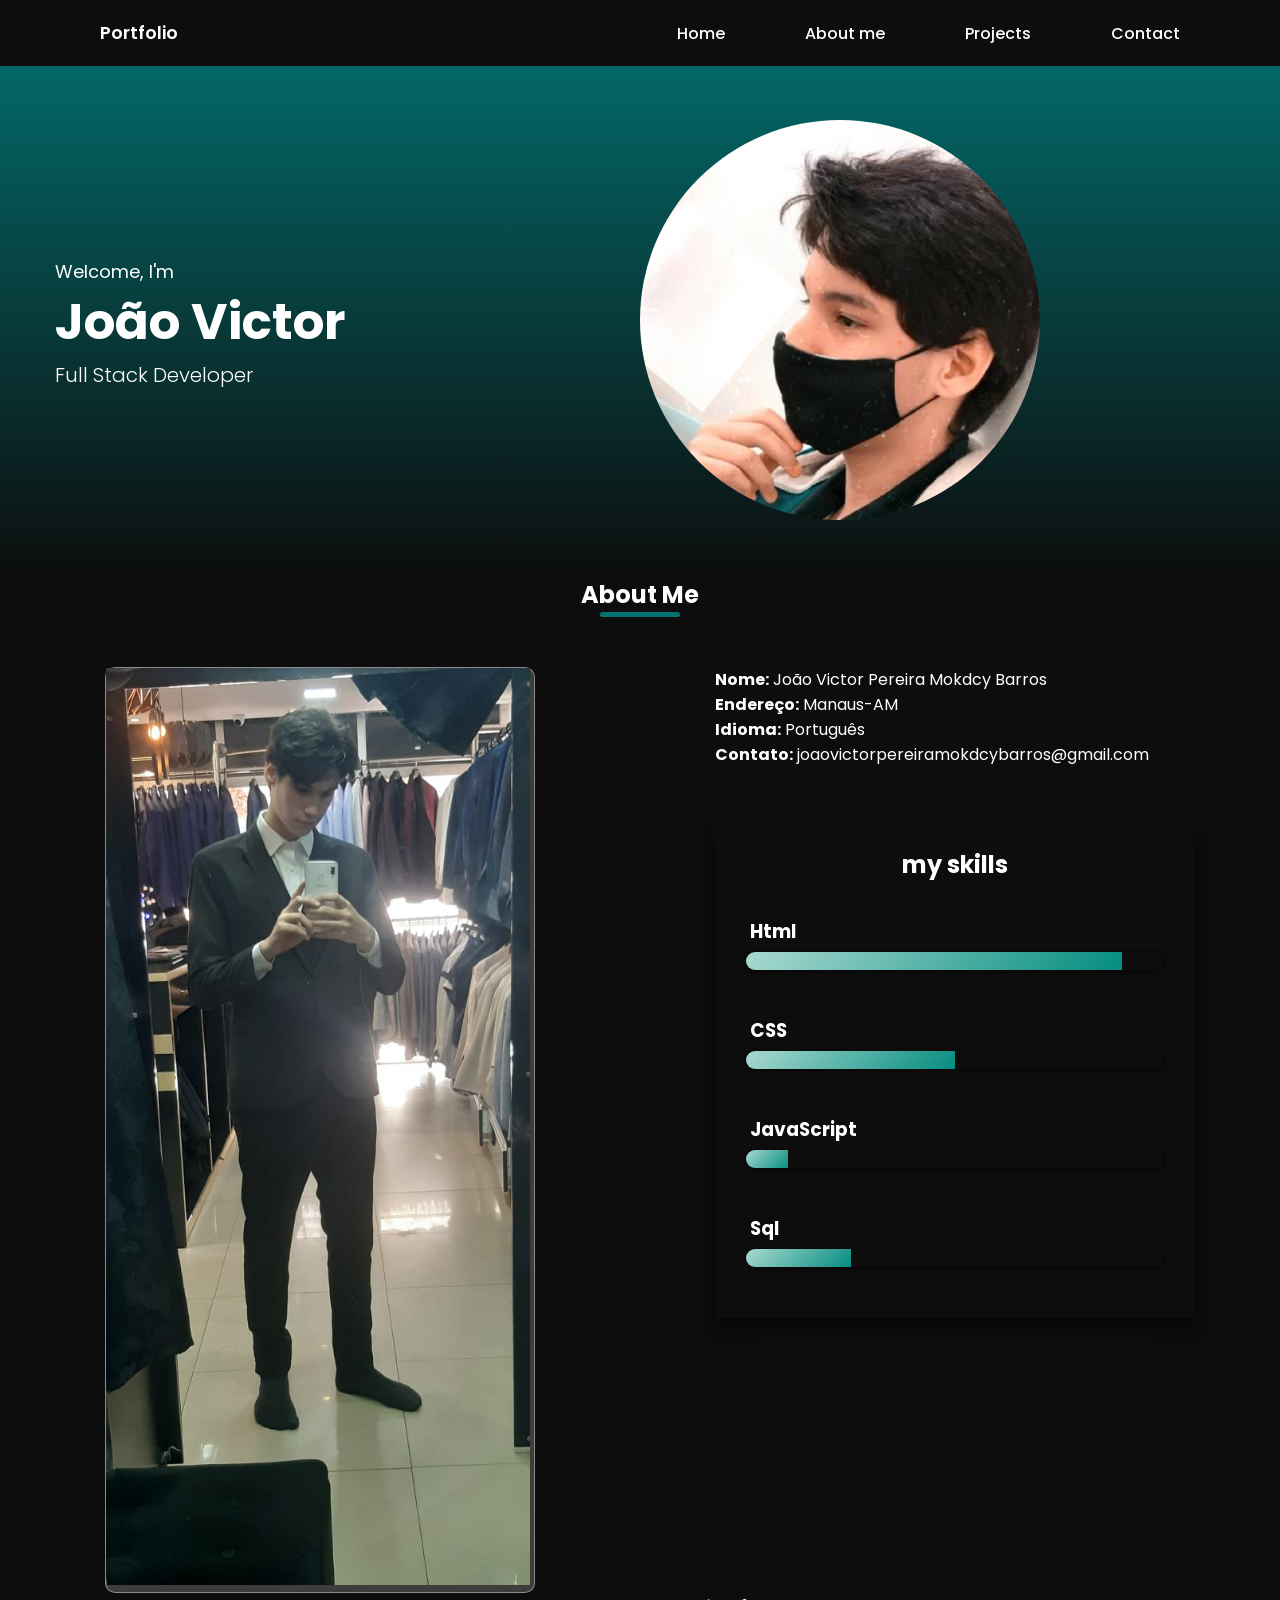
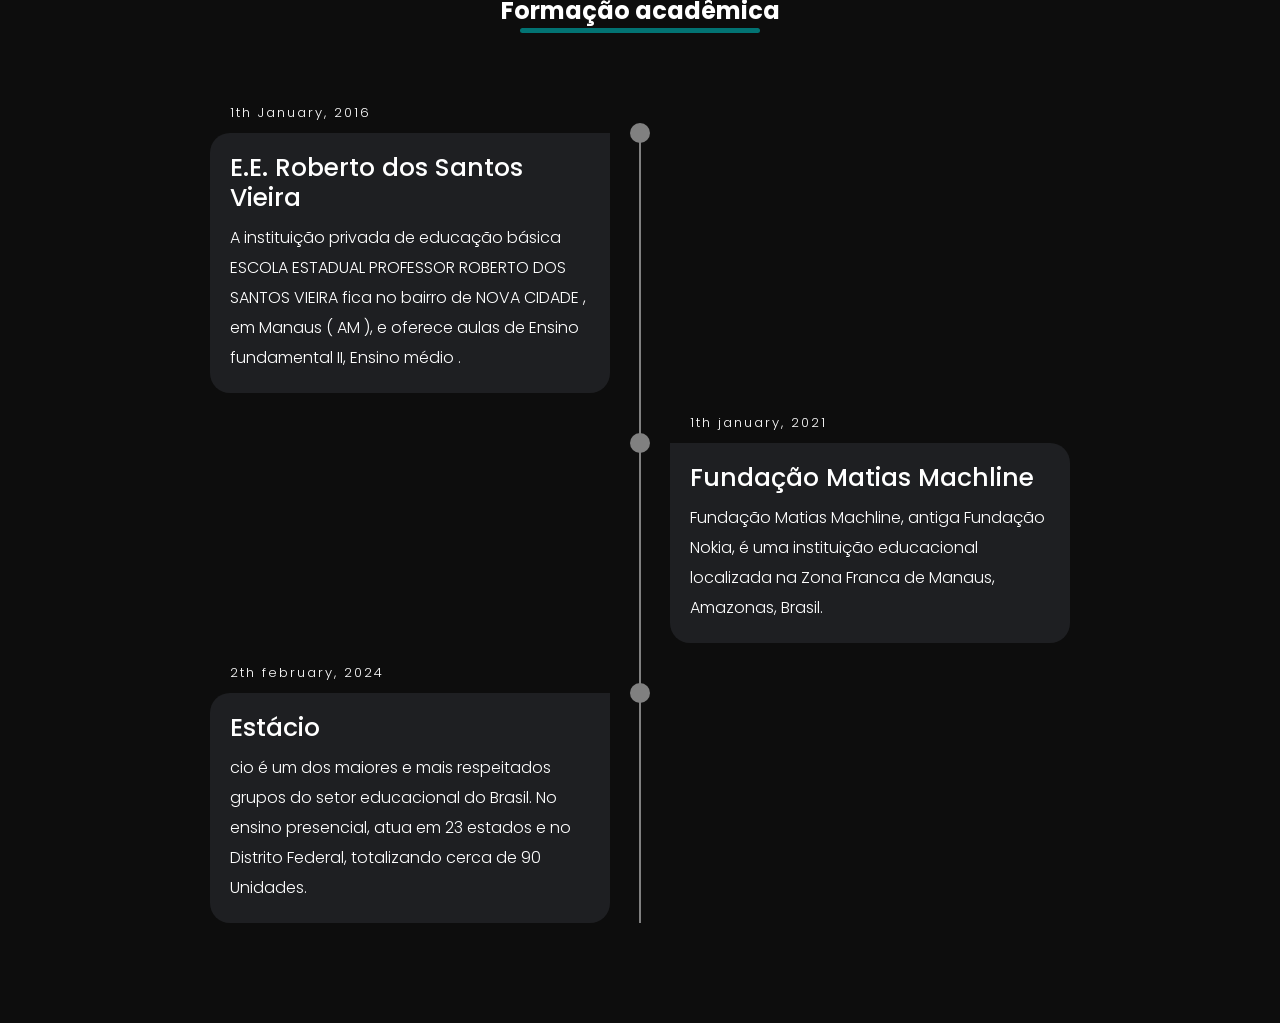
<file: index.html>
<!DOCTYPE html>
<html lang="en">
<head>
    <meta charset="UTF-8">
    <meta http-equiv="X-UA-Compatible" content="IE=edge">
    <meta name="viewport" content="width=device-width, initial-scale=1.0">
    <link rel="stylesheet" href="./Frontend/css/Style_2.css">
    <title>Document</title>
</head>
<body>
    <header>
        <a href="" class="logo">Portfolio</a>
        <div class="mobile-menu">
            <div class="line1"></div>
            <div class="line2"></div>
            <div class="line3"></div>
        </div>
        <ul class="navbar">
            <li><a href="#">Home</a></li>
            <li><a href="#">About me</a></li>
            <li><a href="#">Projects</a></li>
            <li><a href="#">Contact</a></li>
        </ul>
    </header>
    <main>
    <section class="home" id="home">
        <div class="container">
            <div class="row align-itens-center">
                <div class="home-text">
                    <p>Welcome, I'm</p>
                    <h1>João Victor</h1>
                    <h2>Full Stack Developer</h2>
                </div>
                <div class="home-image">
                    <div class="img-box">
                        <img src="./Frontend/imagens/91168785.jpg" alt="">
                    </div>
                </div>
            </div>
        </div>
    </section>
    <section class="about " id="about">
        <h2 class="logo-about">About Me</h2>
        <div class="container">
            <div class="row">
                
                
            </div>
            <div class="row">
                <div class="about-image">
                    <div class="image-box">
                        <img src="./Frontend/imagens/Foto-Corpo.jpg" alt="">
                    </div>
                </div>
                <div class="about-text">
                    <p><span>Nome:</span>  João Victor Pereira Mokdcy Barros <br><span>Endereço:</span>  Manaus-AM <br><span>Idioma:</span>  Português <br><span>Contato:</span>  joaovictorpereiramokdcybarros@gmail.com</p>
                    <div class="skills">
                        <h1>my skills</h1>
                        <li><h3>Html</h3>
                            <span class="bar"><span class="html"></span></span>
                        </li>
                        <li><h3>CSS</h3>
                            <span class="bar"><span class="css"></span></span>
                        </li>
                        <li><h3>JavaScript</h3>
                            <span class="bar"><span class="javascript"></span></span>
                        </li>
                        <li><h3>Sql</h3>
                            <span class="bar"><span class="sql"></span></span>
                        </li>
                    </div>
                </div>
            </div>
        </div>
        
    </section>
    <section class="Timeline" id="Timeline">
        <h1 class="logo-timeline">Formação acadêmica</h1>
        <div class="container">
            <div class="timeline">
                
                <ul>
                    <li>
                        <div class="timeline-content">
                            <h2 class="date">1th January, 2016</h2>
                            <h1>E.E. Roberto dos Santos Vieira</h1>
                            <p>A instituição privada de educação básica ESCOLA ESTADUAL PROFESSOR ROBERTO DOS SANTOS VIEIRA fica no bairro de NOVA CIDADE , em Manaus ( AM ), e oferece aulas de Ensino fundamental II, Ensino médio .</p>
                        </div>
                    </li>
                    <li>
                        <div class="timeline-content">
                            <h2 class="date">1th january, 2021</h2>
                            <h1>Fundação Matias Machline</h1>
                            <p>Fundação Matias Machline, antiga Fundação Nokia, é uma instituição educacional localizada na Zona Franca de Manaus, Amazonas, Brasil.</p>
                        </div>
                    </li>
                    <li>
                        <div class="timeline-content">
                            <h2 class="date">2th february, 2024</h2>
                            <h1>Estácio</h1>
                            <p>cio é um dos maiores e mais respeitados grupos do setor educacional do Brasil. No ensino presencial, atua em 23 estados e no Distrito Federal, totalizando cerca de 90 Unidades.</p>
                        </div>
                    </li>
                </ul>
            </div>
        </div>
    </section>
    </main>
    <script src="./Frontend/js/mobile-navbar.js"></script>
</body>
</html>
</file>
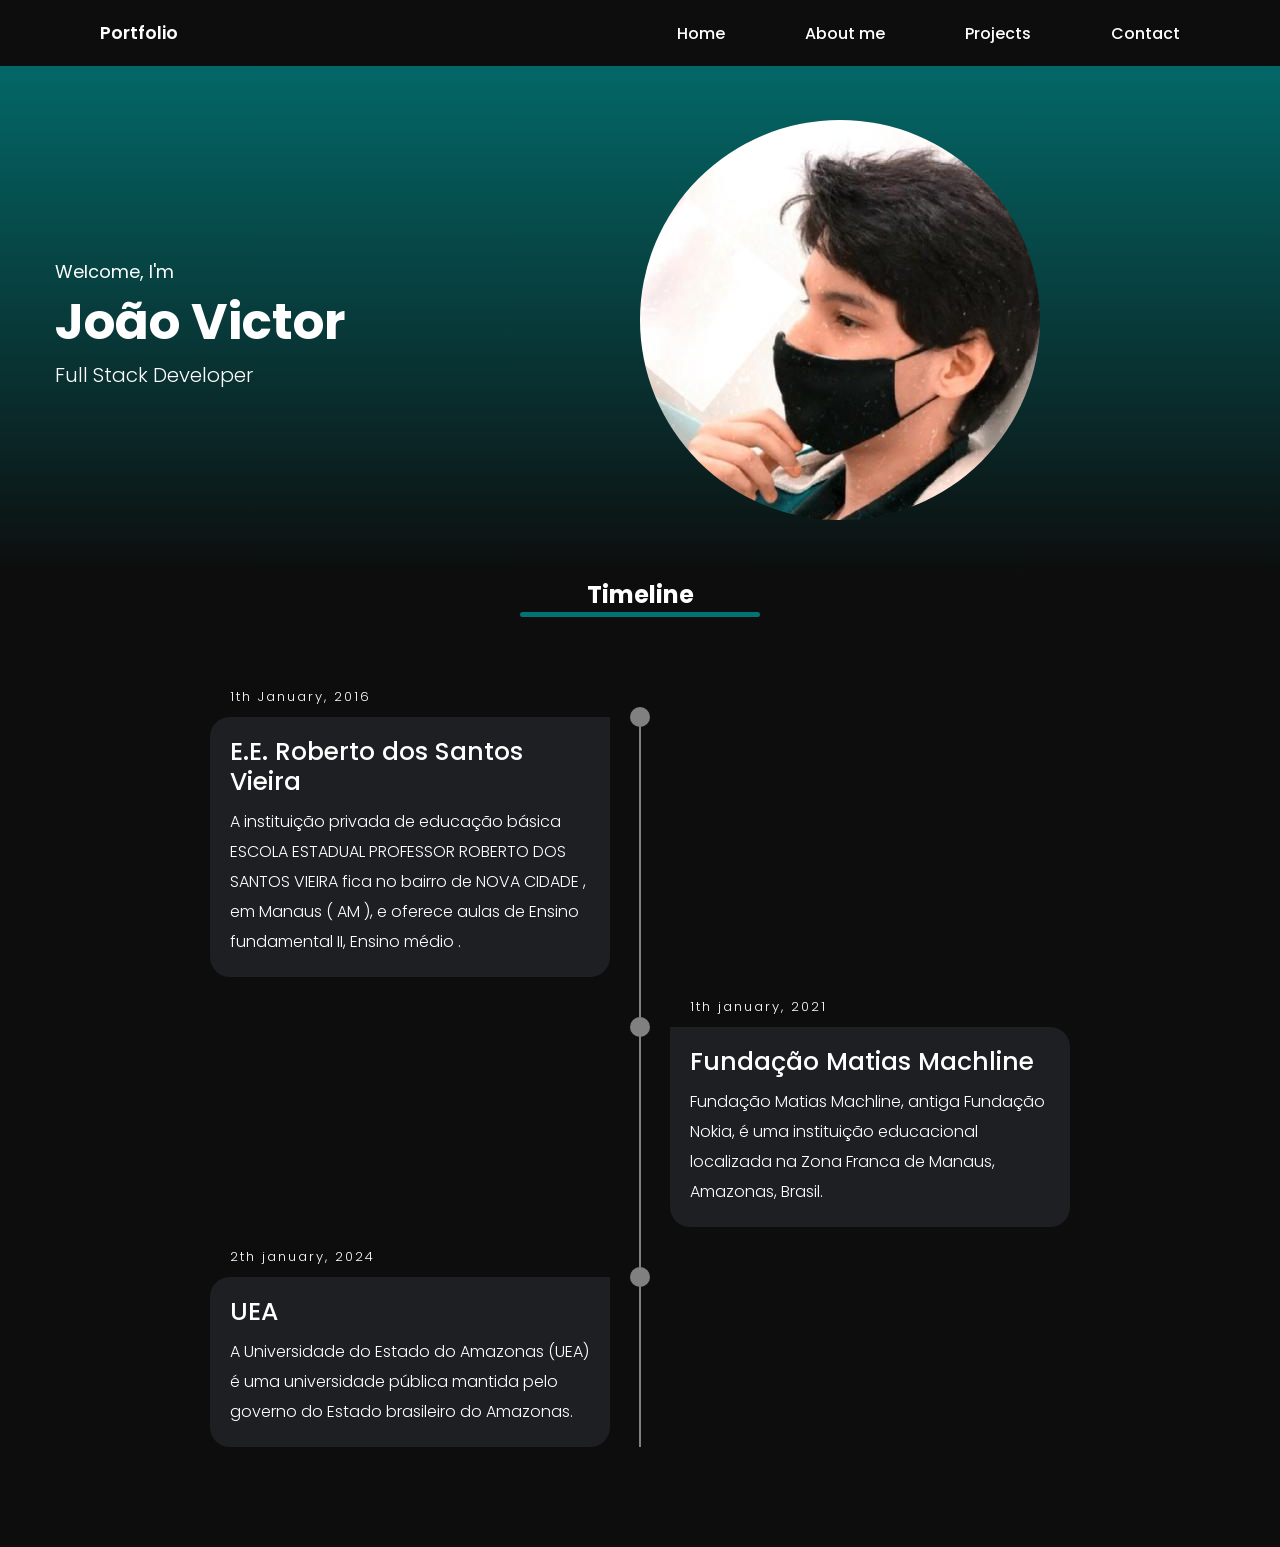
<file: index_2.html>
<!DOCTYPE html>
<html lang="en">
<head>
    <meta charset="UTF-8">
    <meta http-equiv="X-UA-Compatible" content="IE=edge">
    <meta name="viewport" content="width=device-width, initial-scale=1.0">
    <link rel="stylesheet" href="./Frontend/css/Style_2.css">
    <title>Document</title>
</head>
<body>
    <header>
        <a href="" class="logo">Portfolio</a>
        <ul class="navbar">
            <li><a href="#">Home</a></li>
            <li><a href="#">About me</a></li>
            <li><a href="#">Projects</a></li>
            <li><a href="#">Contact</a></li>
        </ul>
    </header>
    <main>
    <section class="home" id="home">
        <div class="container">
            <div class="row align-itens-center">
                <div class="home-text">
                    <p>Welcome, I'm</p>
                    <h1>João Victor</h1>
                    <h2>Full Stack Developer</h2>
                </div>
                <div class="home-image">
                    <div class="img-box">
                        <img src="/Frontend/imagens/91168785.jpg" alt="">
                    </div>
                </div>
            </div>
        </div>
    </section>
    <section class="Timeline" id="Timeline">
        <h1 class="logo-timeline">Timeline</h1>
        <div class="container">
            <div class="timeline">
                
                <ul>
                    <li>
                        <div class="timeline-content">
                            <h2 class="date">1th January, 2016</h2>
                            <h1>E.E. Roberto dos Santos Vieira</h1>
                            <p>A instituição privada de educação básica ESCOLA ESTADUAL PROFESSOR ROBERTO DOS SANTOS VIEIRA fica no bairro de NOVA CIDADE , em Manaus ( AM ), e oferece aulas de Ensino fundamental II, Ensino médio .</p>
                        </div>
                    </li>
                    <li>
                        <div class="timeline-content">
                            <h2 class="date">1th january, 2021</h2>
                            <h1>Fundação Matias Machline</h1>
                            <p>Fundação Matias Machline, antiga Fundação Nokia, é uma instituição educacional localizada na Zona Franca de Manaus, Amazonas, Brasil.</p>
                        </div>
                    </li>
                    <li>
                        <div class="timeline-content">
                            <h2 class="date">2th january, 2024</h2>
                            <h1>UEA</h1>
                            <p>A Universidade do Estado do Amazonas (UEA) é uma universidade pública mantida pelo governo do Estado brasileiro do Amazonas.</p>
                        </div>
                    </li>
                </ul>
            </div>
        </div>
    </section>
    </main>
</body>
</html>
</file>
<file: Frontend/css/Style_2.css>
@import url('https://fonts.googleapis.com/css2?family=Poppins:wght@200;300;400;500;600;700&display=swap');
*{
    font-family: 'Poppins', sans-serif;
    padding: 0;
    margin: 0;
    box-sizing: border-box;
    list-style: none;
    text-decoration: none;
    scroll-padding-top: 2rem;
    scroll-behavior: smooth;
}

/* .max-width{
    max-width: 1300px;
    padding: 0 80px;
    margin: auto;
} */

:root{
    --main-color: #027373;
    --text-color: #0D0D0D;
    --bg-color: #fff;
}

body{
    background-color: var(--text-color);
    color: var(--bg-color);
}

header{
    position: fixed;
    width: 100%;
    top: 0;
    right: 0;
    z-index: 1000;
    display: flex;
    align-items: center;
    justify-content: space-between;
    padding: 20px 100px;
    transition: 0.5s;
    background-color: var(--text-color);
}

.logo{
    font-size: 1.1rem;
    font-weight: 600;
    color: var(--bg-color);
    display: flex;
    align-items: center;
    column-gap: 0.5rem;
}

.navbar{
    display: flex;
    column-gap: 5rem;
}

.navbar li{
    position: relative;
}

.navbar a{
    font-size: 1rem;
    font-weight: 500;
    color: var(--bg-color);
}

.navbar a::after{
    content: '';
    width: 0;
    height: 2px;
    background: var(--main-color);
    position: relative;
    bottom: -4px;
    left: 0;
    transition: 0.4s all linear;
}

.navbar a:hover::after{
    width: 100%;
}

.mobile-menu{
    display: none;
    cursor: pointer;
}

.mobile-menu div{
    width: 32px;
    height: 2px;
    background: #fff;
    margin: 8px;
}

.home{
    display: flex;
    padding: 120px 0;
    padding-bottom: 50px;
    background-image: linear-gradient(#027373,#0D0D0D);
}

/* .home .max-width{
    margin: auto auto ;
} */

.home-text, .home-img{
    width: 50%;
    padding: 15px;
}

.home-text p{
    font-size: 18px;
}

.home-text h1{
    font-size: 50px;
    text-transform: capitalize;
}

.home-text h2{
    font-size: 20px;
    text-transform: capitalize;
    font-weight: 300;
}

.home-image img{
    width: 100%;
    border-radius: 50%;
}

.main{
    max-width: 100%;/*largura maxima*/
    margin: auto;
    background-color: rgba(240, 248, 255, 0.253);
    border: 1px solid rgba(255, 255, 255, 0.404);
    min-height: 90vh;
    border-radius: 30px;
    backdrop-filter: black;/*define efeitos graficos*/
}

.home .container{
    /* background-color: red; */
    max-width: 100%;/*largura maxima*/
    padding: 0 40px;
    width: 100%;
}

.row{
    display: flex;
    flex-wrap: wrap;
}

.align-itens-center{
    align-items: center;
}

.Timeline .logo-timeline{
    text-align: center;
}
.Timeline .logo-timeline::after{
    align-content: center;
    content: '';
    display: block;
    width: 15rem;
    height: 0.3rem;
    background-color: var(--main-color);
    margin: 0 auto;
    position: relative;
    border-radius: 10px;
}
.Timeline .container{
    min-height: 100vh;
    width: 100%;
    display: flex;
    align-items: center;
    justify-content: center;
    padding: 100px 0;
    background-color: var(--text-color);
}

.timeline{
    width: 80%;
    height: auto;
    max-width: 800px;
    margin: 0 auto;
    position: relative;
}

.timeline ul{
    list-style: none;
}

.timeline ul li{
    padding: 20px;
    background-color: #1e1f22;
    color: white;
    border-radius: 10px;
    margin-bottom: 20px;
}
.timeline ul li:last-child{
    margin-bottom: 0;
}

.timeline-content h1{
    font-size: 25px;
    font-weight: 500;
    line-height: 30px;
    margin-bottom: 10px;
}

.timeline-content p{
    font-size: 16px;
    line-height: 30px;
    font-weight: 300;
}
.timeline-content .date{
    font-size: 13px;
    font-weight: 300;
    margin-bottom: 10px;
    letter-spacing: 2px;
}

@media only screen and (min-width: 768px) {
    .timeline::before{
        content: '';
        position: absolute;
        height: 100%;
        width: 2px;
        left: 50%;
        transform: translateX(-50%);
        background-color: gray;
    }
    .timeline ul li{
        width: 50%;
        margin-bottom: 50px;
        position: relative;
    }
    .timeline ul li:nth-child(odd){
        float: left;
        clear: right;
        transform: translateX(-30px);
        border-radius: 20px 0px 20px 20px;
    }
    .timeline ul li:nth-child(even){
        float: right;
        clear: left;
        transform: translateX(30px);
        border-radius: 0px 20px 20px 20px;
    }
    .timeline ul li::after{
        content: '';
        position: absolute;
        height: 20px;
        width: 20px;
        background-color: gray;
        border-radius: 50%;
        top: 0;
    }
    .timeline ul li:nth-child(odd)::after{
        transform: translate(50%, -50%);
        right: -30px;
    }
    .timeline ul li:nth-child(even)::after{
        transform: translate(-50%, -50%);
        left: -30px;
    }
    .timeline ul li:hover:after{
        background-color: #027373;
    }
    .timeline-content .date{
        position: absolute;
        top: -30px;
    }
}

.about h1{
    text-align: center;
}
.about h3{
    margin: 5px;
}

.logo-about{
    text-align: center;
    padding-bottom: 50px;
}

.about .logo-about::after{
    align-content: center;
    content: '';
    display: block;
    width: 5rem;
    height: 0.3rem;
    background-color: var(--main-color);
    margin: 0 auto;
    position: relative;
    border-radius: 10px;
}
.skills{
    width: 30rem;
    margin: 60px;
    color: var(--bg-color);
    padding: 20px;
    box-shadow: 0 14px 28px rgba(0, 0, 0, 0.25), 0 10px 10px rgba(0, 0, 0, 0.22);
}


.skills li{
    margin: 20px 0;
    padding: 10px;
}

.bar{
    background-color: var(--text-color);
    display: block;
    height: 1.25rem;
    border: 1px solid rgba(0, 0, 0, 0.3);
    border-radius: 10px;
    overflow: hidden;
    box-shadow: 0 1px 3px rgba(0, 0, 0, 0.12), 0 1px 2px rgba(0, 0, 0, 0.24);
    transition: all 0.3s cubic-bezier(0.25, 0.8, 0.25, 0.1);
}

.bar:hover{
    box-shadow: 0 14px 28px rgba(0, 0, 0, 0.25), 0 10px 10px rgba(0, 0, 0, 0.22);
}

.bar span{
    height: 1.25rem;
    float: left;
    background: linear-gradient(135deg, #A9D9D0 0%, #038C7F 100%);
}

.html{
    width: 90%;
    animation: html 3s;
}

.css{
    width: 50%;
    animation: css 3s;
}

.javascript{
    width: 10%;
    animation: javascript 3s;
}

.sql{
    width: 25%;
    animation: sql 3s;
}

@keyframes html{
    0%{
        width: 0%;
    }

    100%{
        width: 90%;
    }
}

@keyframes css{
    0%{
        width: 0%;
    }

    100%{
        width: 50%;
    }
}

@keyframes javascript{
    0%{
        width: 0%;
    }

    100%{
        width: 10%;
    }
}

@keyframes sql{
    0%{
        width: 0%;
    }

    100%{
        width: 25%;
    }
}

.about-image .image-box{
    background-color: rgba(255, 255, 255, 0.20);
    max-width: 26.875rem;
    border: 1px solid rgba(255, 255, 255, 0.40);
    margin: auto;
    border-radius: 10px;
}
.about-image .image-box img{
    width: 99%;
}

.about-image{
    width: 50%;
    padding: 0 15px;
}

.about-text{
    width: 50%;
    padding: 0 15px;
}

.about-text p{
    padding-left: 60px;
}

.about-text p span{
    font-style:bolder;
    font-weight: 700;
}

@media only screen and (max-width: 768px){
    body{
        overflow-x: hidden;
    }
    .skills{
        width: 20rem;
    }
    .bar{
        height: 0.5rem;
    }
    .skills li{
        padding: 0.5px;
    }

    .navbar{
        position: absolute;
        top: 8vh;
        right: 0;
        width:50vw;
        height: 92vh;
        background: var(--text-color);
        flex-direction: column;
        align-items: center;
        justify-content: space-around;
        transform: translateX(100%);
        transition: transform 0.3s ease-in;
    }

    .navbar li{
        margin-left: 0;
    }

    .mobile-menu{
        display: block;
    }

    .navbar.active{
        transform: translate(0);
    }

    @keyframes navLinkFade {
        from{
            opacity: 0;
            transform: translateX(50px);
        }

        to{
            opacity: 1;
            transform: translateX(0);
        }
    }
}
</file>
